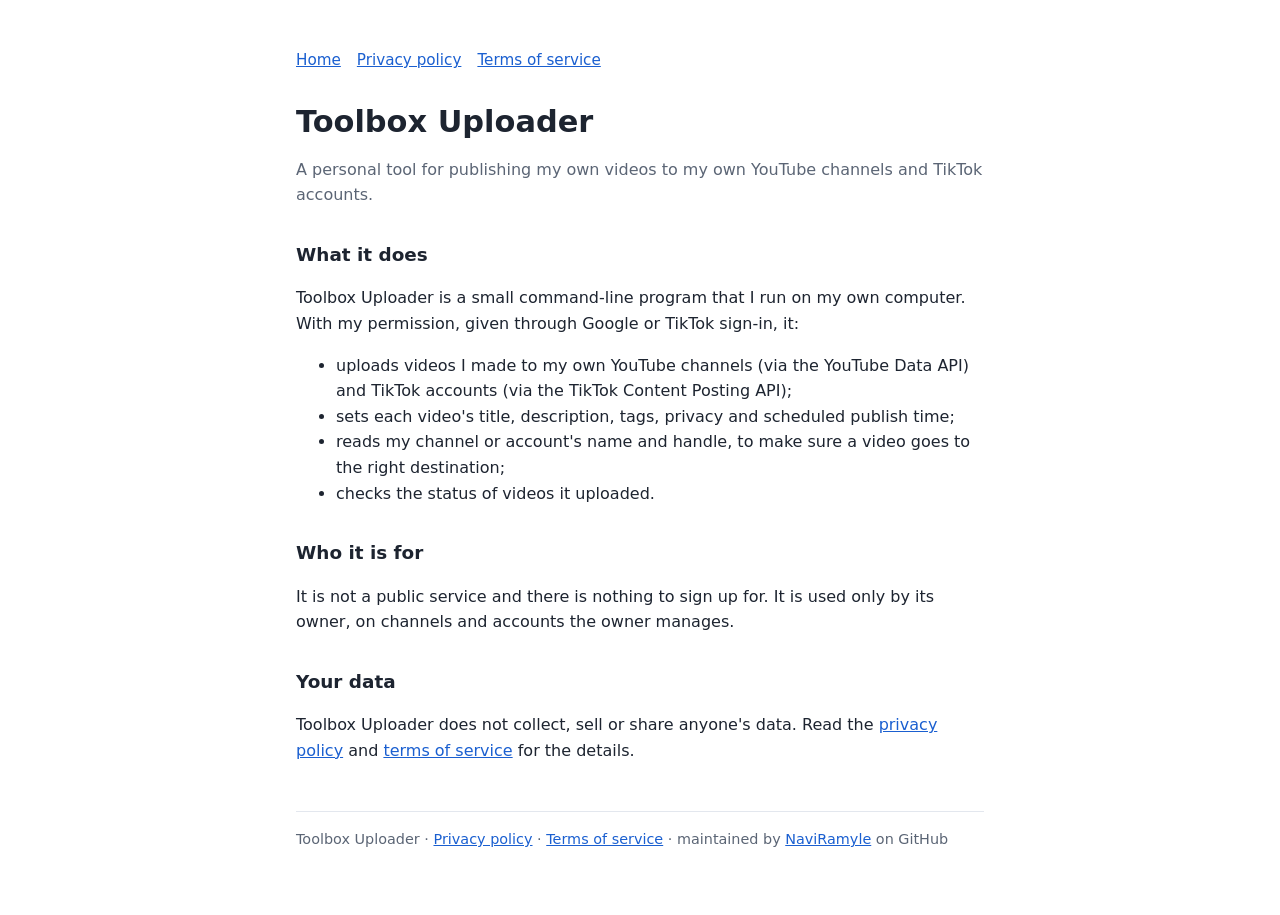
<file: index.html>
<!doctype html>
<html lang="en">
<head>
<meta charset="utf-8">
<meta name="viewport" content="width=device-width,initial-scale=1">
<title>Toolbox Uploader</title>
<meta name="description" content="Toolbox Uploader is a personal command-line tool that uploads the owner's own videos to the owner's own YouTube channels and TikTok accounts.">
<link rel="stylesheet" href="style.css">
</head>
<body>
<main>
<nav><a href="./">Home</a><a href="privacy.html">Privacy policy</a><a href="terms.html">Terms of service</a></nav>
<h1>Toolbox Uploader</h1>
<p class="muted">A personal tool for publishing my own videos to my own YouTube channels and TikTok accounts.</p>

<h2>What it does</h2>
<p>Toolbox Uploader is a small command-line program that I run on my own computer. With my permission, given through Google or TikTok sign-in, it:</p>
<ul>
<li>uploads videos I made to my own YouTube channels (via the YouTube Data API) and TikTok accounts (via the TikTok Content Posting API);</li>
<li>sets each video's title, description, tags, privacy and scheduled publish time;</li>
<li>reads my channel or account's name and handle, to make sure a video goes to the right destination;</li>
<li>checks the status of videos it uploaded.</li>
</ul>

<h2>Who it is for</h2>
<p>It is not a public service and there is nothing to sign up for. It is used only by its owner, on channels and accounts the owner manages.</p>

<h2>Your data</h2>
<p>Toolbox Uploader does not collect, sell or share anyone's data. Read the <a href="privacy.html">privacy policy</a> and <a href="terms.html">terms of service</a> for the details.</p>

<footer>Toolbox Uploader · <a href="privacy.html">Privacy policy</a> · <a href="terms.html">Terms of service</a> · maintained by <a href="https://github.com/NaviRamyle">NaviRamyle</a> on GitHub</footer>
</main>
</body>
</html>
</file>
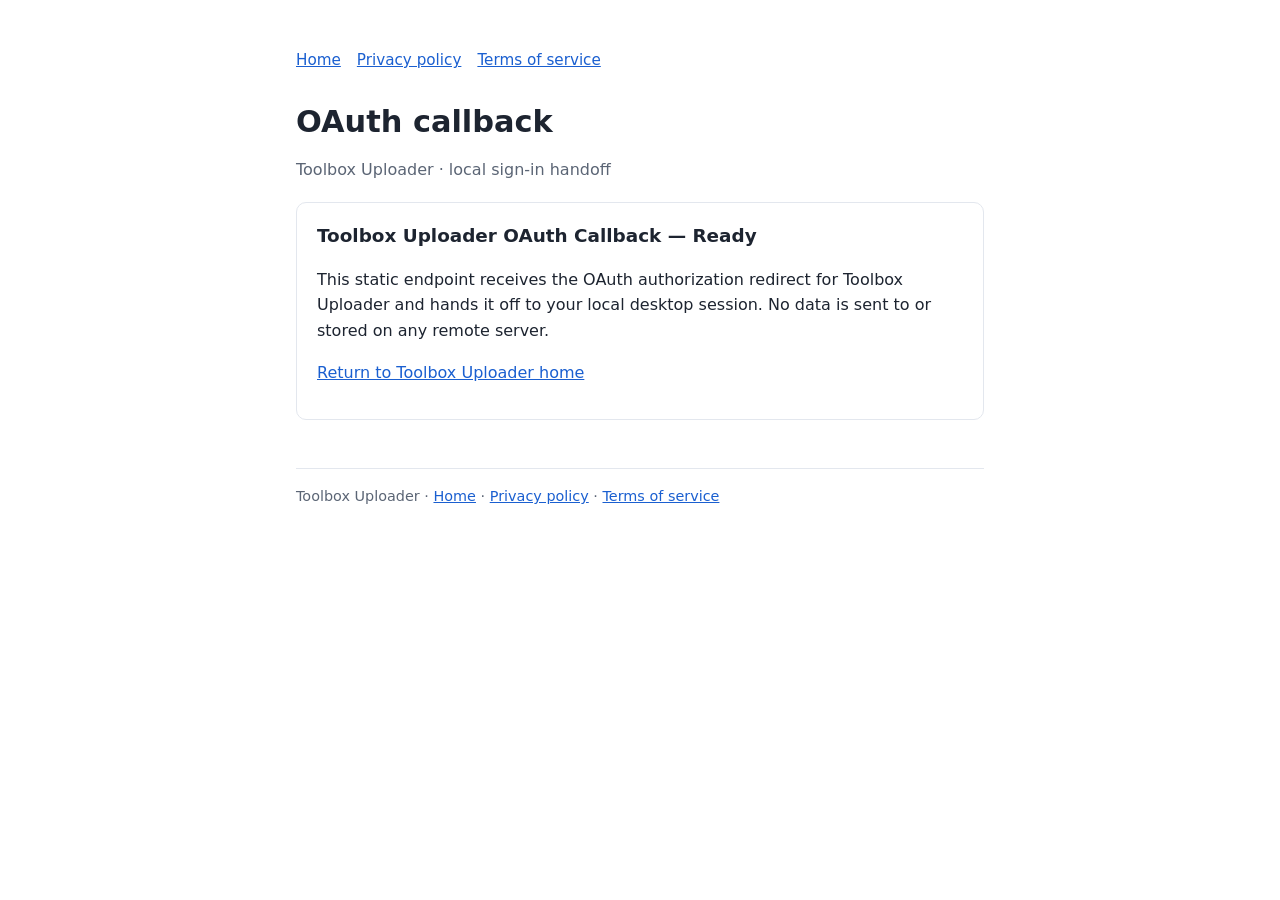
<file: callback.html>
<!doctype html>
<html lang="en">
<head>
<meta charset="utf-8">
<meta name="viewport" content="width=device-width,initial-scale=1">
<title>Toolbox Uploader · OAuth Callback</title>
<meta name="description" content="OAuth sign-in callback endpoint for Toolbox Uploader.">
<link rel="stylesheet" href="style.css">
<style>
.card{border:1px solid var(--line);border-radius:10px;padding:18px 20px;margin:20px 0}
.card h2{margin-top:0}
.field-label{display:block;font-size:.85rem;color:var(--muted);margin:12px 0 4px}
.readonly-input{width:100%;padding:9px 10px;border:1px solid var(--line);border-radius:6px;background:var(--bg);color:var(--fg);font:13px/1.4 ui-monospace,SFMono-Regular,Menlo,monospace}
.actions{display:flex;flex-wrap:wrap;gap:10px;margin-top:12px;align-items:center}
button.btn{appearance:none;border:1px solid var(--line);background:var(--accent);color:#fff;padding:8px 14px;border-radius:6px;font:600 14px/1.2 inherit;cursor:pointer}
button.btn.secondary{background:transparent;color:var(--fg)}
.status-msg{font-size:.88rem;color:var(--muted)}
.error-card{border-color:#c94a4a}
.hidden{display:none}
</style>
</head>
<body>
<main>
<nav><a href="./">Home</a><a href="privacy.html">Privacy policy</a><a href="terms.html">Terms of service</a></nav>
<h1>OAuth callback</h1>
<p class="muted">Toolbox Uploader · local sign-in handoff</p>

<section id="ready-card" class="card">
<h2>Toolbox Uploader OAuth Callback — Ready</h2>
<p>This static endpoint receives the OAuth authorization redirect for Toolbox Uploader and hands it off to your local desktop session. No data is sent to or stored on any remote server.</p>
<p><a href="./">Return to Toolbox Uploader home</a></p>
</section>

<section id="error-card" class="card error-card hidden" role="alert">
<h2>Sign-in error</h2>
<p id="error-code" class="muted"></p>
<p id="error-desc"></p>
<p><a href="./">Return to Toolbox Uploader home</a></p>
</section>

<section id="code-card" class="card hidden">
<h2>Completing sign-in with Toolbox Uploader...</h2>
<p id="handoff-note" class="muted">If your local Toolbox Uploader server did not capture this automatically (or if you are using manual paste mode), copy the callback URL or authorization code below.</p>
<label class="field-label" for="callback-url-input">Full callback URL</label>
<input id="callback-url-input" class="readonly-input" type="text" readonly>
<label class="field-label" for="auth-code-input">Authorization code</label>
<input id="auth-code-input" class="readonly-input" type="text" readonly>
<div class="actions">
<button id="copy-url-btn" class="btn" type="button">Copy full callback URL</button>
<button id="copy-code-btn" class="btn secondary" type="button">Copy code</button>
<span id="copy-status" class="status-msg" aria-live="polite"></span>
</div>
</section>

<footer>Toolbox Uploader · <a href="./">Home</a> · <a href="privacy.html">Privacy policy</a> · <a href="terms.html">Terms of service</a></footer>
</main>
<script>
(function () {
  var params = new URLSearchParams(window.location.search);
  var code = params.get("code") || "";
  var state = params.get("state") || "";
  var scopes = params.get("scopes") || "";
  var err = params.get("error") || "";
  var errDesc = params.get("error_description") || "";

  var readyCard = document.getElementById("ready-card");
  var errorCard = document.getElementById("error-card");
  var codeCard = document.getElementById("code-card");

  if (err) {
    readyCard.classList.add("hidden");
    errorCard.classList.remove("hidden");
    document.getElementById("error-code").textContent = "Error: " + err;
    document.getElementById("error-desc").textContent = errDesc || "Authorization was cancelled or denied.";
    return;
  }

  if (!code) {
    return;
  }

  readyCard.classList.add("hidden");
  codeCard.classList.remove("hidden");

  var urlInput = document.getElementById("callback-url-input");
  var codeInput = document.getElementById("auth-code-input");
  var copyStatus = document.getElementById("copy-status");
  urlInput.value = window.location.href;
  codeInput.value = code;

  function copyValue(inputEl, label) {
    inputEl.focus();
    inputEl.select();
    if (navigator.clipboard && navigator.clipboard.writeText) {
      navigator.clipboard.writeText(inputEl.value).then(function () {
        copyStatus.textContent = label + " copied.";
      }, function () {
        document.execCommand("copy");
        copyStatus.textContent = label + " copied.";
      });
    } else {
      document.execCommand("copy");
      copyStatus.textContent = label + " copied.";
    }
  }

  document.getElementById("copy-url-btn").addEventListener("click", function () {
    copyValue(urlInput, "Callback URL");
  });
  document.getElementById("copy-code-btn").addEventListener("click", function () {
    copyValue(codeInput, "Code");
  });

  if (scopes) {
    document.getElementById("handoff-note").setAttribute("data-scopes", scopes);
  }

  var target = null;
  if (/^p5190_[A-Za-z0-9_-]{8,128}$/.test(state)) {
    target = "http://localhost:5190/api/studios/7641-problems/x/tiktok/callback" + window.location.search;
  } else if (/^p8766_[A-Za-z0-9_-]{8,128}$/.test(state)) {
    target = "http://127.0.0.1:8766/callback/" + window.location.search;
  }

  if (target) {
    window.setTimeout(function () {
      window.location.replace(target);
    }, 50);
  }
})();
</script>
</body>
</html>
</file>
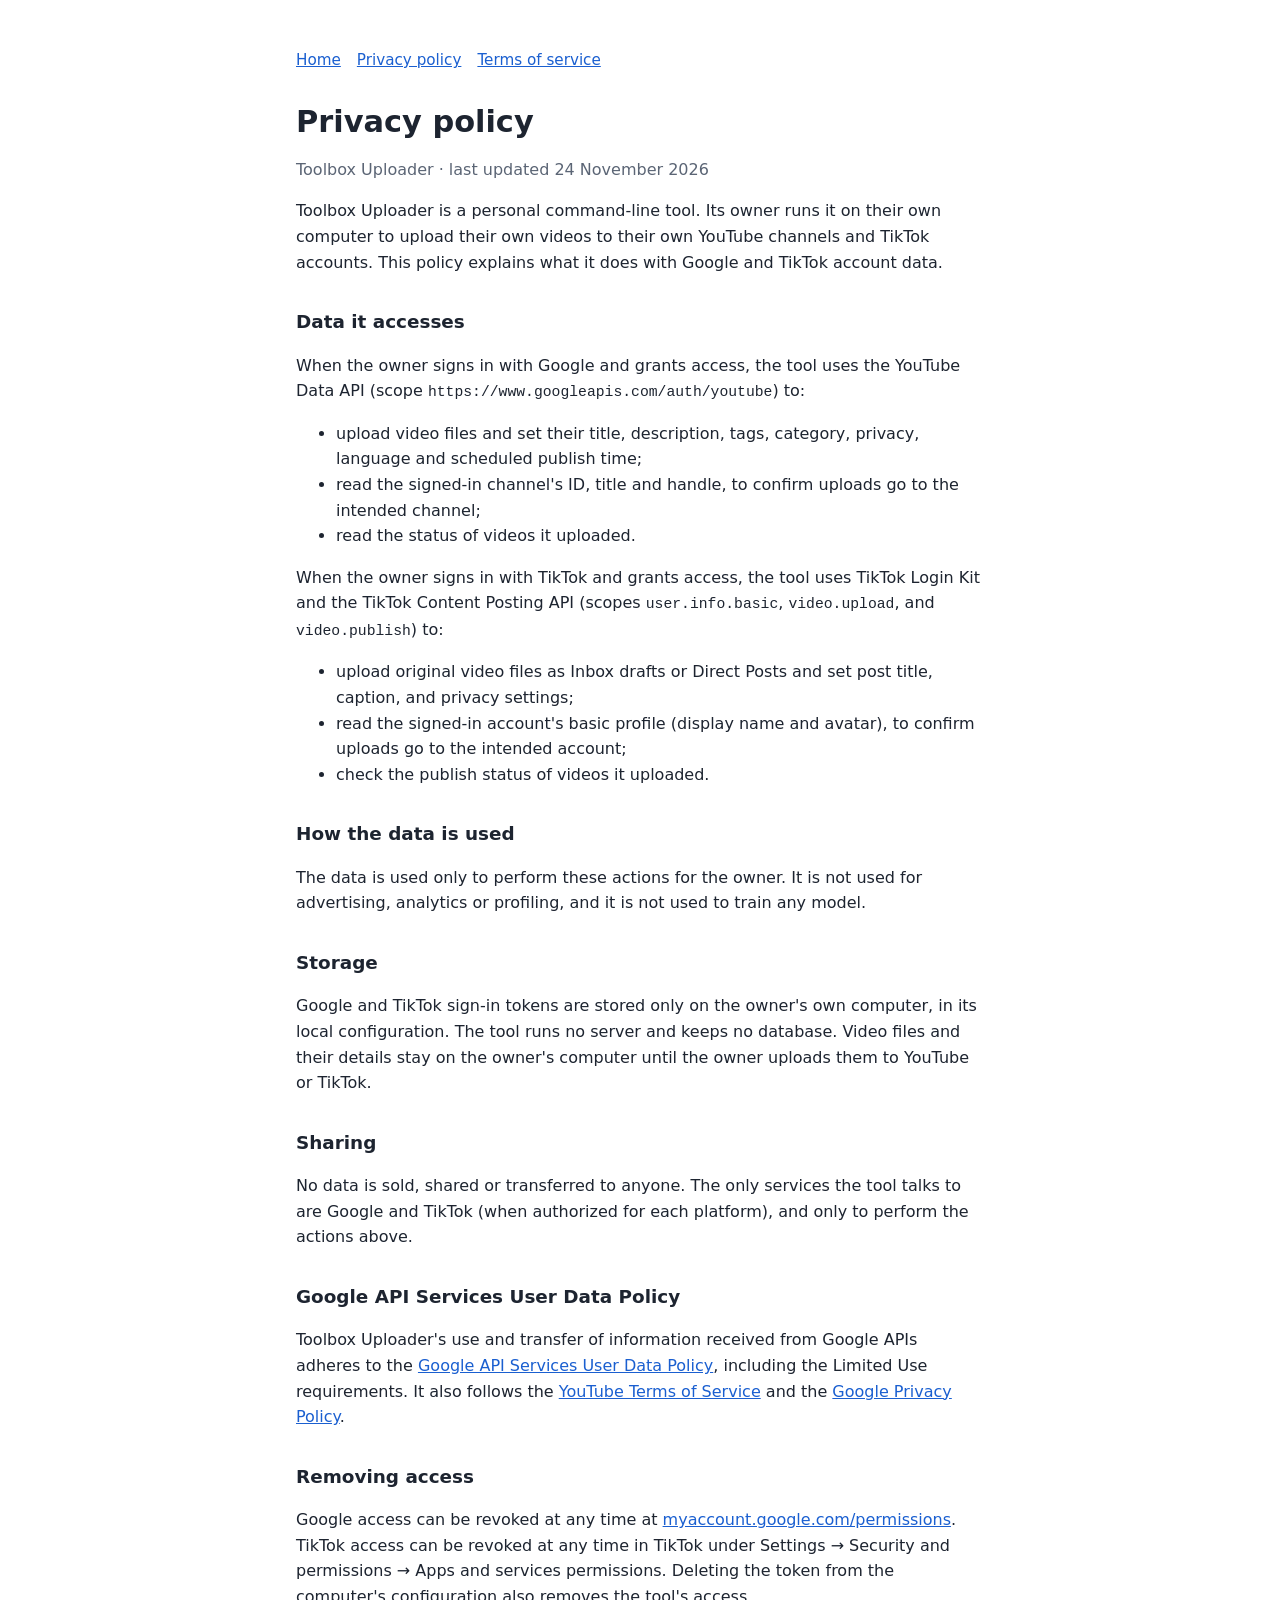
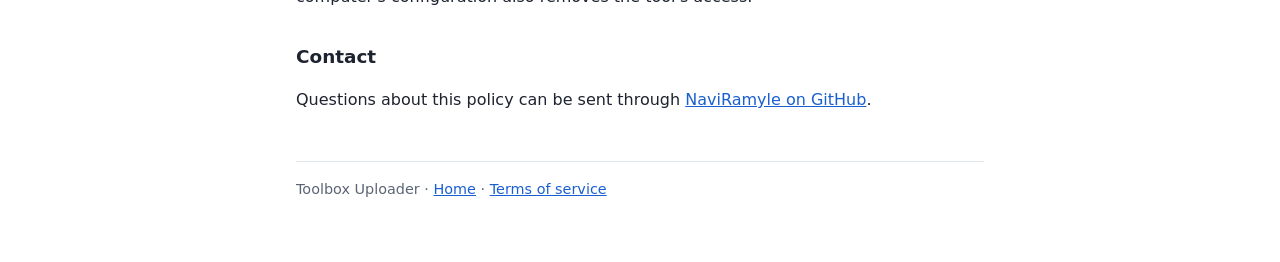
<file: privacy.html>
<!doctype html>
<html lang="en">
<head>
<meta charset="utf-8">
<meta name="viewport" content="width=device-width,initial-scale=1">
<title>Toolbox Uploader · Privacy policy</title>
<meta name="description" content="Privacy policy for Toolbox Uploader, a personal YouTube and TikTok upload tool.">
<link rel="stylesheet" href="style.css">
</head>
<body>
<main>
<nav><a href="./">Home</a><a href="privacy.html">Privacy policy</a><a href="terms.html">Terms of service</a></nav>
<h1>Privacy policy</h1>
<p class="muted">Toolbox Uploader · last updated 24 November 2026</p>

<p>Toolbox Uploader is a personal command-line tool. Its owner runs it on their own computer to upload their own videos to their own YouTube channels and TikTok accounts. This policy explains what it does with Google and TikTok account data.</p>

<h2>Data it accesses</h2>
<p>When the owner signs in with Google and grants access, the tool uses the YouTube Data API (scope <code>https://www.googleapis.com/auth/youtube</code>) to:</p>
<ul>
<li>upload video files and set their title, description, tags, category, privacy, language and scheduled publish time;</li>
<li>read the signed-in channel's ID, title and handle, to confirm uploads go to the intended channel;</li>
<li>read the status of videos it uploaded.</li>
</ul>
<p>When the owner signs in with TikTok and grants access, the tool uses TikTok Login Kit and the TikTok Content Posting API (scopes <code>user.info.basic</code>, <code>video.upload</code>, and <code>video.publish</code>) to:</p>
<ul>
<li>upload original video files as Inbox drafts or Direct Posts and set post title, caption, and privacy settings;</li>
<li>read the signed-in account's basic profile (display name and avatar), to confirm uploads go to the intended account;</li>
<li>check the publish status of videos it uploaded.</li>
</ul>

<h2>How the data is used</h2>
<p>The data is used only to perform these actions for the owner. It is not used for advertising, analytics or profiling, and it is not used to train any model.</p>

<h2>Storage</h2>
<p>Google and TikTok sign-in tokens are stored only on the owner's own computer, in its local configuration. The tool runs no server and keeps no database. Video files and their details stay on the owner's computer until the owner uploads them to YouTube or TikTok.</p>

<h2>Sharing</h2>
<p>No data is sold, shared or transferred to anyone. The only services the tool talks to are Google and TikTok (when authorized for each platform), and only to perform the actions above.</p>

<h2>Google API Services User Data Policy</h2>
<p>Toolbox Uploader's use and transfer of information received from Google APIs adheres to the <a href="https://developers.google.com/terms/api-services-user-data-policy">Google API Services User Data Policy</a>, including the Limited Use requirements. It also follows the <a href="https://www.youtube.com/t/terms">YouTube Terms of Service</a> and the <a href="https://policies.google.com/privacy">Google Privacy Policy</a>.</p>

<h2>Removing access</h2>
<p>Google access can be revoked at any time at <a href="https://myaccount.google.com/permissions">myaccount.google.com/permissions</a>. TikTok access can be revoked at any time in TikTok under Settings → Security and permissions → Apps and services permissions. Deleting the token from the computer's configuration also removes the tool's access.</p>

<h2>Contact</h2>
<p>Questions about this policy can be sent through <a href="https://github.com/NaviRamyle">NaviRamyle on GitHub</a>.</p>

<footer>Toolbox Uploader · <a href="./">Home</a> · <a href="terms.html">Terms of service</a></footer>
</main>
</body>
</html>
</file>
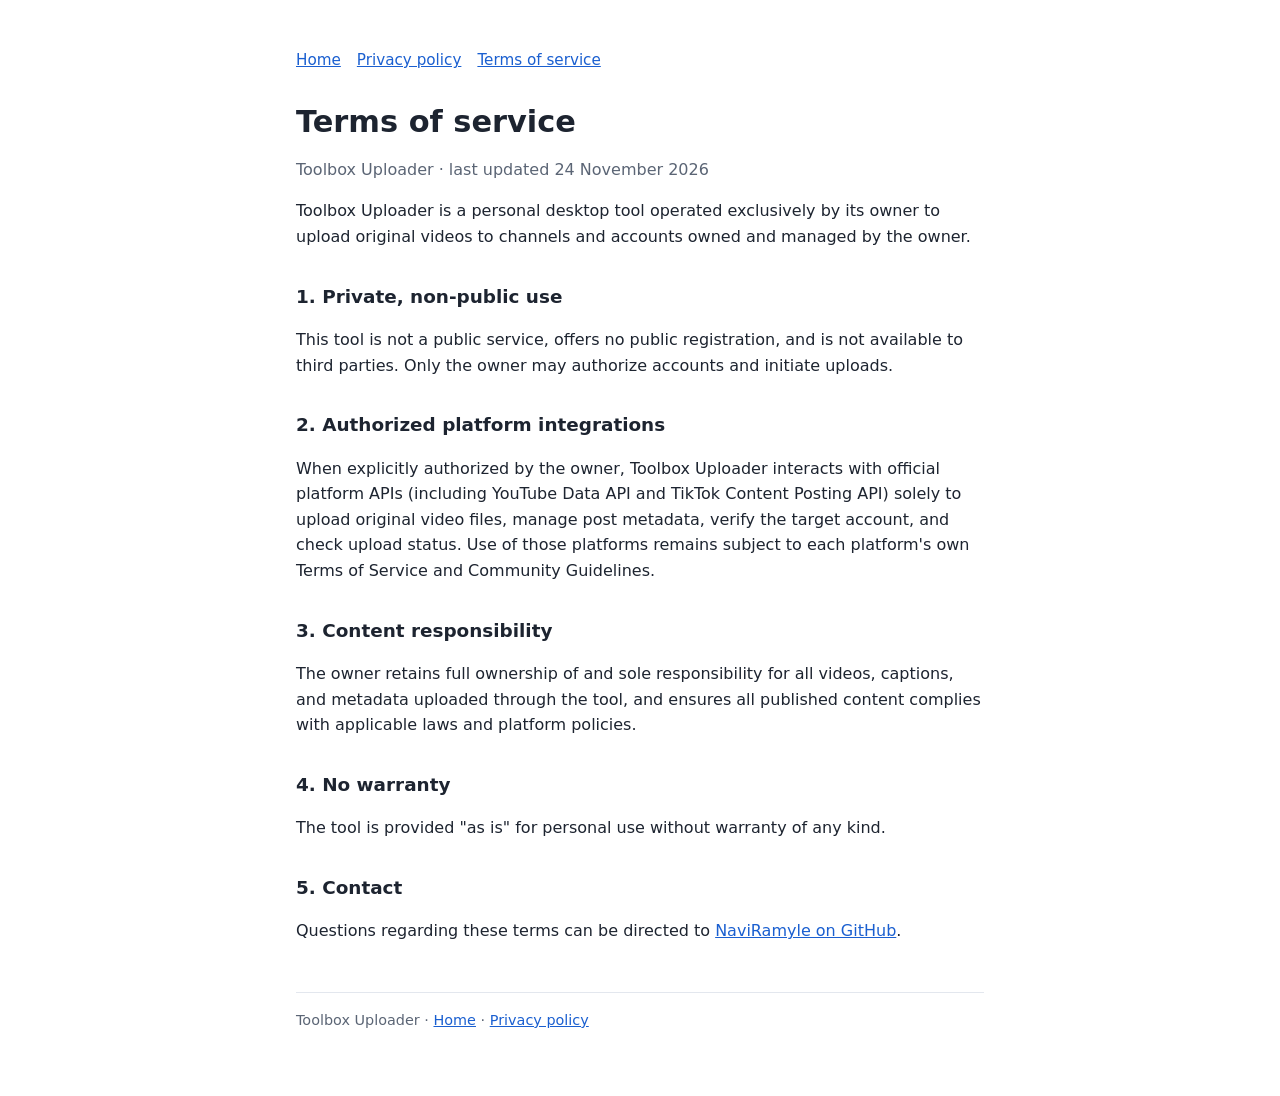
<file: terms.html>
<!doctype html>
<html lang="en">
<head>
<meta charset="utf-8">
<meta name="viewport" content="width=device-width,initial-scale=1">
<title>Toolbox Uploader · Terms of service</title>
<meta name="description" content="Terms of service for Toolbox Uploader, a personal video upload tool.">
<link rel="stylesheet" href="style.css">
</head>
<body>
<main>
<nav><a href="./">Home</a><a href="privacy.html">Privacy policy</a><a href="terms.html">Terms of service</a></nav>
<h1>Terms of service</h1>
<p class="muted">Toolbox Uploader · last updated 24 November 2026</p>

<p>Toolbox Uploader is a personal desktop tool operated exclusively by its owner to upload original videos to channels and accounts owned and managed by the owner.</p>

<h2>1. Private, non-public use</h2>
<p>This tool is not a public service, offers no public registration, and is not available to third parties. Only the owner may authorize accounts and initiate uploads.</p>

<h2>2. Authorized platform integrations</h2>
<p>When explicitly authorized by the owner, Toolbox Uploader interacts with official platform APIs (including YouTube Data API and TikTok Content Posting API) solely to upload original video files, manage post metadata, verify the target account, and check upload status. Use of those platforms remains subject to each platform's own Terms of Service and Community Guidelines.</p>

<h2>3. Content responsibility</h2>
<p>The owner retains full ownership of and sole responsibility for all videos, captions, and metadata uploaded through the tool, and ensures all published content complies with applicable laws and platform policies.</p>

<h2>4. No warranty</h2>
<p>The tool is provided "as is" for personal use without warranty of any kind.</p>

<h2>5. Contact</h2>
<p>Questions regarding these terms can be directed to <a href="https://github.com/NaviRamyle">NaviRamyle on GitHub</a>.</p>

<footer>Toolbox Uploader · <a href="./">Home</a> · <a href="privacy.html">Privacy policy</a></footer>
</main>
</body>
</html>
</file>
<file: style.css>
:root{--bg:#ffffff;--fg:#1d2430;--muted:#5b6575;--line:#e3e7ee;--accent:#1a5fd0}
@media (prefers-color-scheme:dark){:root{--bg:#0f141b;--fg:#e8ecf2;--muted:#9aa6b6;--line:#232c38;--accent:#7fb0ff}}
*{box-sizing:border-box}
body{margin:0;background:var(--bg);color:var(--fg);font:16px/1.6 system-ui,-apple-system,"Segoe UI",Roboto,sans-serif}
main{max-width:720px;margin:0 auto;padding:48px 16px 64px}
h1{font-size:1.9rem;line-height:1.2;margin:0 0 .4rem}
h2{font-size:1.15rem;margin:2rem 0 .4rem}
p,li{color:var(--fg)}
.muted{color:var(--muted)}
a{color:var(--accent)}
nav{display:flex;gap:16px;margin-bottom:32px;font-size:.95rem}
footer{margin-top:48px;padding-top:16px;border-top:1px solid var(--line);font-size:.9rem;color:var(--muted)}
code{font-size:.92em}
</file>
